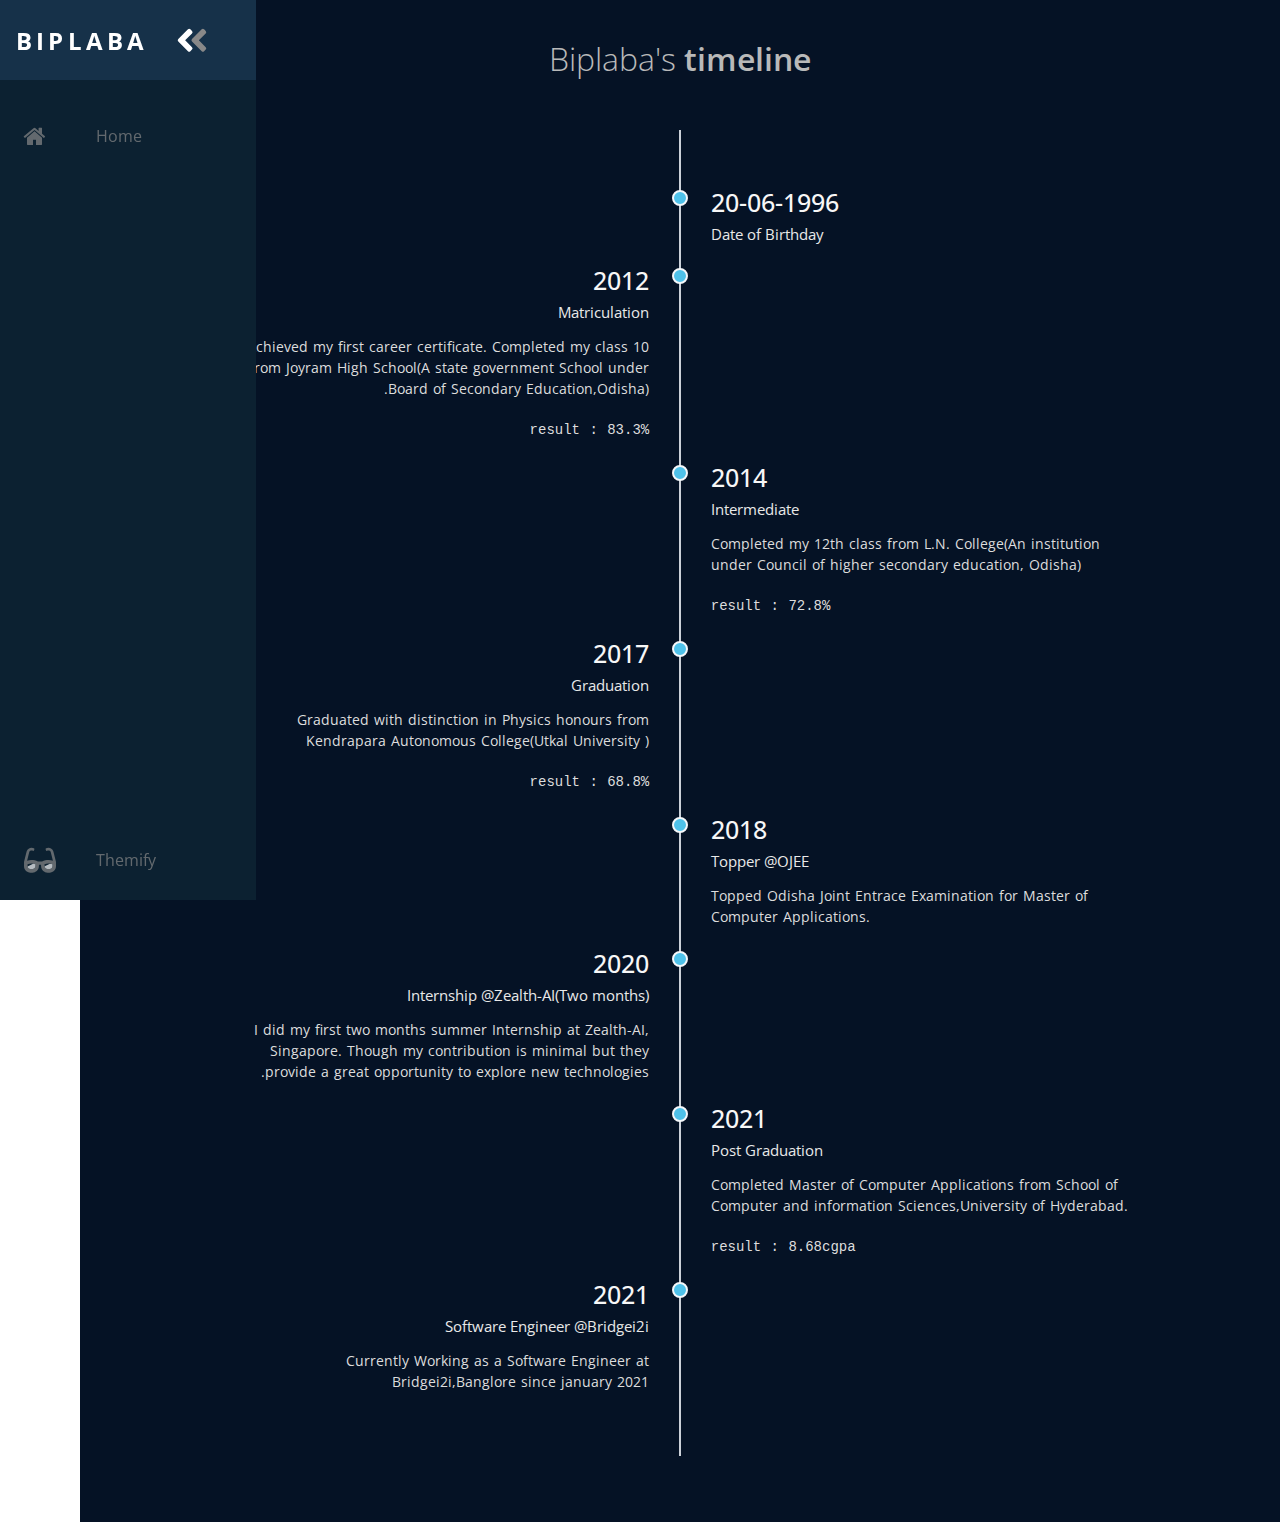
<file: timeline.html>
<html>

<head>
    <meta name="viewport" content="width=device-width, initial-scale=1.0" />
    <script defer src="theme.js"></script>
    <link rel="stylesheet" href="style.css" />
    <link rel="stylesheet" type="text/css" href="timeline.css" />
    <link rel="stylesheet" href="https://cdnjs.cloudflare.com/ajax/libs/font-awesome/4.7.0/css/font-awesome.min.css" />
    <script src="https://ajax.googleapis.com/ajax/libs/jquery/1.10.2/jquery.min.js"></script>
    <script src="https://code.highcharts.com/highcharts.js"></script>
    <script src="https://code.highcharts.com/highcharts-more.js"></script>
    <link href="https://fonts.googleapis.com/css2?family=Open+Sans:wght@300&display=swap" rel="stylesheet" />
    <title>Biplaba Samantray</title>
</head>

<body>
    <nav class="navbar">
        <ul class="navbar-nav">
            <li class="logo">
                <a href="index.html" class="nav-link">
                    <span class="link-text logo-text">Biplaba</span>
                    <svg aria-hidden="true" focusable="false" data-prefix="fad" data-icon="angle-double-right" role="img" xmlns="http://www.w3.org/2000/svg" viewBox="0 0 448 512" class="svg-inline--fa fa-angle-double-right fa-w-14 fa-5x">
              <g class="fa-group">
                <path
                  fill="currentColor"
                  d="M224 273L88.37 409a23.78 23.78 0 0 1-33.8 0L32 386.36a23.94 23.94 0 0 1 0-33.89l96.13-96.37L32 159.73a23.94 23.94 0 0 1 0-33.89l22.44-22.79a23.78 23.78 0 0 1 33.8 0L223.88 239a23.94 23.94 0 0 1 .1 34z"
                  class="fa-secondary"
                ></path>
                <path
                  fill="currentColor"
                  d="M415.89 273L280.34 409a23.77 23.77 0 0 1-33.79 0L224 386.26a23.94 23.94 0 0 1 0-33.89L320.11 256l-96-96.47a23.94 23.94 0 0 1 0-33.89l22.52-22.59a23.77 23.77 0 0 1 33.79 0L416 239a24 24 0 0 1-.11 34z"
                  class="fa-primary"
                ></path>
              </g>
            </svg>
                </a>
            </li>

            <li class="nav-item">
                <a href="./index.html" class="nav-link">
                    <i class="fa fa-home theme-icon" id="lightIcon" style="font-size: 24px"></i>
                    <span class="link-text">Home</span>
                </a>
            </li>

            <li class="nav-item" id="themeButton">
                <a href="#" class="nav-link">
                    <svg class="theme-icon" id="lightIcon" aria-hidden="true" focusable="false" data-prefix="fad" data-icon="moon-stars" role="img" xmlns="http://www.w3.org/2000/svg" viewBox="0 0 512 512" class="svg-inline--fa fa-moon-stars fa-w-16 fa-7x">
              <g class="fa-group">
                <path
                  fill="currentColor"
                  d="M320 32L304 0l-16 32-32 16 32 16 16 32 16-32 32-16zm138.7 149.3L432 128l-26.7 53.3L352 208l53.3 26.7L432 288l26.7-53.3L512 208z"
                  class="fa-secondary"
                ></path>
                <path
                  fill="currentColor"
                  d="M332.2 426.4c8.1-1.6 13.9 8 8.6 14.5a191.18 191.18 0 0 1-149 71.1C85.8 512 0 426 0 320c0-120 108.7-210.6 227-188.8 8.2 1.6 10.1 12.6 2.8 16.7a150.3 150.3 0 0 0-76.1 130.8c0 94 85.4 165.4 178.5 147.7z"
                  class="fa-primary"
                ></path>
              </g>
            </svg>
                    <svg class="theme-icon" id="solarIcon" aria-hidden="true" focusable="false" data-prefix="fad" data-icon="sun" role="img" xmlns="http://www.w3.org/2000/svg" viewBox="0 0 512 512" class="svg-inline--fa fa-sun fa-w-16 fa-7x">
              <g class="fa-group">
                <path
                  fill="currentColor"
                  d="M502.42 240.5l-94.7-47.3 33.5-100.4c4.5-13.6-8.4-26.5-21.9-21.9l-100.4 33.5-47.41-94.8a17.31 17.31 0 0 0-31 0l-47.3 94.7L92.7 70.8c-13.6-4.5-26.5 8.4-21.9 21.9l33.5 100.4-94.7 47.4a17.31 17.31 0 0 0 0 31l94.7 47.3-33.5 100.5c-4.5 13.6 8.4 26.5 21.9 21.9l100.41-33.5 47.3 94.7a17.31 17.31 0 0 0 31 0l47.31-94.7 100.4 33.5c13.6 4.5 26.5-8.4 21.9-21.9l-33.5-100.4 94.7-47.3a17.33 17.33 0 0 0 .2-31.1zm-155.9 106c-49.91 49.9-131.11 49.9-181 0a128.13 128.13 0 0 1 0-181c49.9-49.9 131.1-49.9 181 0a128.13 128.13 0 0 1 0 181z"
                  class="fa-secondary"
                ></path>
                <path
                  fill="currentColor"
                  d="M352 256a96 96 0 1 1-96-96 96.15 96.15 0 0 1 96 96z"
                  class="fa-primary"
                ></path>
              </g>
            </svg>
                    <svg class="theme-icon" id="darkIcon" aria-hidden="true" focusable="false" data-prefix="fad" data-icon="sunglasses" role="img" xmlns="http://www.w3.org/2000/svg" viewBox="0 0 576 512" class="svg-inline--fa fa-sunglasses fa-w-18 fa-7x">
              <g class="fa-group">
                <path
                  fill="currentColor"
                  d="M574.09 280.38L528.75 98.66a87.94 87.94 0 0 0-113.19-62.14l-15.25 5.08a16 16 0 0 0-10.12 20.25L395.25 77a16 16 0 0 0 20.22 10.13l13.19-4.39c10.87-3.63 23-3.57 33.15 1.73a39.59 39.59 0 0 1 20.38 25.81l38.47 153.83a276.7 276.7 0 0 0-81.22-12.47c-34.75 0-74 7-114.85 26.75h-73.18c-40.85-19.75-80.07-26.75-114.85-26.75a276.75 276.75 0 0 0-81.22 12.45l38.47-153.8a39.61 39.61 0 0 1 20.38-25.82c10.15-5.29 22.28-5.34 33.15-1.73l13.16 4.39A16 16 0 0 0 180.75 77l5.06-15.19a16 16 0 0 0-10.12-20.21l-15.25-5.08A87.95 87.95 0 0 0 47.25 98.65L1.91 280.38A75.35 75.35 0 0 0 0 295.86v70.25C0 429 51.59 480 115.19 480h37.12c60.28 0 110.38-45.94 114.88-105.37l2.93-38.63h35.76l2.93 38.63c4.5 59.43 54.6 105.37 114.88 105.37h37.12C524.41 480 576 429 576 366.13v-70.25a62.67 62.67 0 0 0-1.91-15.5zM203.38 369.8c-2 25.9-24.41 46.2-51.07 46.2h-37.12C87 416 64 393.63 64 366.11v-37.55a217.35 217.35 0 0 1 72.59-12.9 196.51 196.51 0 0 1 69.91 12.9zM512 366.13c0 27.5-23 49.87-51.19 49.87h-37.12c-26.69 0-49.1-20.3-51.07-46.2l-3.12-41.24a196.55 196.55 0 0 1 69.94-12.9A217.41 217.41 0 0 1 512 328.58z"
                  class="fa-secondary"
                ></path>
                <path
                  fill="currentColor"
                  d="M64.19 367.9c0-.61-.19-1.18-.19-1.8 0 27.53 23 49.9 51.19 49.9h37.12c26.66 0 49.1-20.3 51.07-46.2l3.12-41.24c-14-5.29-28.31-8.38-42.78-10.42zm404-50l-95.83 47.91.3 4c2 25.9 24.38 46.2 51.07 46.2h37.12C489 416 512 393.63 512 366.13v-37.55a227.76 227.76 0 0 0-43.85-10.66z"
                  class="fa-primary"
                ></path>
              </g>
            </svg>
                    <span class="link-text">Themify</span>
                </a>
            </li>
        </ul>
    </nav>

    <main class="header">
        <h1>Biplaba's <span>timeline</span></h1>
        <div class="container">
            <div class="timeline-block timeline-block-right">
                <div class="marker"></div>
                <div class="timeline-content">
                    <h3>20-06-1996</h3>
                    <span>Date of Birthday</span>
                    <p></p>
                </div>
            </div>

            <div class="timeline-block timeline-block-left">
                <div class="marker"></div>
                <div class="timeline-content">
                    <h3>2012</h3>
                    <span>Matriculation</span>
                    <p>
                        Achieved my first career certificate. Completed my class 10 from Joyram High School(A state government School under Board of Secondary Education,Odisha).
                        <br /><br />
                        <kbd>result : 83.3%</kbd>
                    </p>
                </div>
            </div>

            <div class="timeline-block timeline-block-right">
                <div class="marker"></div>
                <div class="timeline-content">
                    <h3>2014</h3>
                    <span>Intermediate</span>
                    <p>
                        Completed my 12th class from L.N. College(An institution under Council of higher secondary education, Odisha)
                        <br /><br /><kbd>result : 72.8%</kbd>
                    </p>
                </div>
            </div>

            <div class="timeline-block timeline-block-left">
                <div class="marker"></div>
                <div class="timeline-content">
                    <h3>2017</h3>
                    <span>Graduation</span>
                    <p>
                        Graduated with distinction in Physics honours from Kendrapara Autonomous College(Utkal University )
                        <br /><br /><kbd>result : 68.8%</kbd>
                    </p>
                </div>
            </div>

            <div class="timeline-block timeline-block-right">
                <div class="marker"></div>
                <div class="timeline-content">
                    <h3>2018</h3>
                    <span>Topper @OJEE</span>
                    <p>
                        Topped Odisha Joint Entrace Examination for Master of Computer Applications.
                    </p>
                </div>
            </div>
            <div class="timeline-block timeline-block-left">
                <div class="marker"></div>
                <div class="timeline-content">
                    <h3>2020</h3>
                    <span>Internship @Zealth-AI(Two months)</span>
                    <p>
                        I did my first two months summer Internship at Zealth-AI, Singapore. Though my contribution is minimal but they provide a great opportunity to explore new technologies.
                    </p>
                </div>
            </div>
            <div class="timeline-block timeline-block-right">
                <div class="marker"></div>
                <div class="timeline-content">
                    <h3>2021</h3>
                    <span>Post Graduation</span>
                    <p>
                        Completed Master of Computer Applications from School of Computer and information Sciences,University of Hyderabad.
                        <br /><br /><kbd>result : 8.68cgpa</kbd>
                    </p>
                </div>
            </div>
            <div class="timeline-block timeline-block-left">
                <div class="marker"></div>
                <div class="timeline-content">
                    <h3>2021</h3>
                    <span>Software Engineer @Bridgei2i</span>
                    <p>
                        Currently Working as a Software Engineer at Bridgei2i,Banglore since january 2021
                    </p>
                </div>
            </div>
        </div>
    </main>
</body>

</html>
</file>
<file: style.css>
:root {
    font-size: 16px;
    --text-primary: #888888;
    --text-secondary: #ffffff;
    --bg-primary: #0a192f;
    --bg-secondary: #0a192f;
    --transition-speed: 600ms;
}

body {
    background-color: white;
    margin: 0;
    padding: 0;
    font-family: "Open Sans", sans-serif;
}

body::-webkit-scrollbar {
    width: 0.25rem;
}

body::-webkit-scrollbar-track {
    background: #1e1e24;
}

body::-webkit-scrollbar-thumb {
    background: #6649b8;
}

main {
    margin-left: 5rem;
    padding: 1rem;
    background-position: center;
    background: #051225;
}

.navbar {
    position: fixed;
    background-color: var(--bg-primary);
    transition: width 600ms ease;
    z-index: 1;
}

.navbar-nav {
    list-style: none;
    padding: 0;
    margin: 0;
    display: flex;
    flex-direction: column;
    align-items: center;
    height: 100%;
    position: relative;
}

.nav-item {
    width: 100%;
}

.nav-item:last-child {
    margin-top: auto;
}

.nav-link {
    display: flex;
    align-items: center;
    height: 5rem;
    color: var(--text-primary);
    text-decoration: none;
    filter: grayscale(100%) opacity(0.7);
    transition: var(--transition-speed);
}

.nav-link:hover {
    filter: grayscale(0%) opacity(1);
    background: var(--bg-secondary);
    color: var(--text-secondary);
}

.nav-link:hover .link-text,
.nav-link:hover i {
    color: var(--text-secondary);
}

.link-text {
    display: none;
    margin-left: 1rem;
    color: var(--text-primary);
}

.nav-link svg,
.nav-link i {
    width: 2rem;
    min-width: 2rem;
    margin: 0 1.5rem;
    color: var(--text-primary);
}

.fa-primary {
    color: var(--text-secondary);
}

.fa-secondary {
    color: var(--text-primary);
}

.fa-primary,
.fa-secondary {
    transition: var(--transition-speed);
}

.logo {
    font-weight: bold;
    text-transform: uppercase;
    margin-bottom: 1rem;
    text-align: center;
    color: var(--text-secondary);
    background: var(--bg-secondary);
    font-size: 1.5rem;
    letter-spacing: 0.3ch;
    width: 100%;
}

.logo svg {
    transform: rotate(0deg);
    transition: var(--transition-speed);
}

.logo-text {
    display: inline;
    position: absolute;
    left: -999px;
    transition: var(--transition-speed);
}

.navbar:hover .logo svg {
    transform: rotate(-180deg);
}


/* Small screens */

@media only screen and (max-width: 600px) {
    .navbar {
        bottom: 0;
        width: 100vw;
        height: 5rem;
    }
    .logo {
        display: none;
    }
    .navbar-nav {
        flex-direction: row;
    }
    .nav-link {
        justify-content: center;
    }
    main {
        margin: 0;
    }
}


/* Large screens */

@media only screen and (min-width: 600px) {
    .navbar {
        top: 0;
        width: 5rem;
        height: 100vh;
    }
    .navbar:hover {
        width: 16rem;
    }
    .navbar:hover .link-text {
        display: inline;
    }
    .navbar:hover .logo svg {
        margin-left: 11rem;
    }
    .navbar:hover .logo-text {
        left: 0px;
    }
}

.dark {
    --text-primary: #888888;
    --text-secondary: #ffffff;
    --bg-primary: #0c2131;
    --bg-secondary: #163149;
}

.light {
    --text-primary: #1f1f1f;
    --text-secondary: #000000;
    --bg-primary: #ffffff;
    --bg-secondary: #e4e4e4;
}

.solar {
    --text-primary: #576e75;
    --text-secondary: #35535c;
    --bg-primary: #fdf6e3;
    --bg-secondary: #f5e5b8;
}

.theme-icon {
    display: none;
}

.dark #darkIcon {
    display: block;
}

.light #lightIcon {
    display: block;
}

.solar #solarIcon {
    display: block;
}

header {
    background: url("images/bg.png") no-repeat -10% -10% fixed;
    /* background: #e9ecef; */
    background-position: center;
    background-size: cover;
    width: 100%;
    height: 100vh;
    text-align: center;
}

.biplaba-intro-heading p.gratitude {
    padding-top: 7%;
    color: rgb(11, 77, 49);
    font-size: 1.2rem;
}

.biplaba-intro-heading p.biplaba-name {
    font-weight: bold;
    text-transform: uppercase;
    color: #0c2131;
    font-size: 1.9rem;
    letter-spacing: 5px;
}

.output {
    text-align: center;
    color: #083b83;
    width: 90%;
    margin: auto;
    letter-spacing: 2px;
    padding-top: 20px;
}

h2.cursor {
    letter-spacing: 2px;
    color: #0b4368;
}

h2.my-desc {
    letter-spacing: 2px;
    color: #0b4368;
    font-weight: normal;
    font-size: 1.3rem;
}

p.cursor::after {
    content: "";
    display: inline-block;
    margin-left: 5px;
    background-color: #a3a3a3;
    animation-name: blink;
    animation-duration: 0.5s;
    animation-iteration-count: infinite;
}

h2.cursor::after {
    height: 24px;
    width: 5px;
}

p.cursor::after {
    height: 13px;
    width: 2px;
}

img.bips_logo {
    /* padding: 10px; */
    border-radius: 50%;
    border: 1px solid #0c2131;
    height: 150px;
    width: 150px;
    animation: mymove 5s infinite;
    box-shadow: 1px 1px 2px #0c2131, 0 0 25px #0c2131, 0 0 5px #0c2131;
}

.header .span {
    margin-bottom: 15px !important;
    font-size: 16px !important;
    display: inline-block !important;
}

.underline-opening:after,
.underline-opening:before {
    position: absolute;
    z-index: -1;
}

.underline-opening:after {
    content: "";
    width: 3px;
    height: 3px;
    bottom: 0;
    left: 0;
    right: 0;
    margin: 0 auto;
}

.underline-opening:focus:after,
.underline-opening:hover:after {
    width: 100%;
    height: 3px;
}

.underline-opening:before {
    content: "";
    width: 3px;
    height: 3px;
    bottom: 0;
    right: 0;
    left: 0;
    margin: 0 auto;
}

.underline-opening:focus:before,
.underline-opening:hover:before {
    width: 100%;
    height: 3px;
}

@media screen and (max-width: 820px) {
    .biplaba-intro-heading p.gratitude {
        padding-top: 15%;
        color: rgb(11, 77, 49);
        font-size: 1.2rem;
    }
    .biplaba-intro-heading p.biplaba-name {
        font-weight: bold;
        text-transform: uppercase;
        color: #0c2131;
        font-size: 2.5rem;
        letter-spacing: 5px;
    }
}

@keyframes mymove {
    25% {
        border-color: #0c2131;
    }
    50% {
        border-color: #122f46;
    }
    75% {
        border-color: #173d5a;
    }
}

@keyframes blink {
    0% {
        opacity: 1;
    }
    49% {
        opacity: 1;
    }
    50% {
        opacity: 0;
    }
    100% {
        opacity: 0;
    }
}

.about-section {
    margin-top: 10%;
    justify-content: center;
}

.about {
    margin: auto;
    text-align: center;
    width: 90%;
    padding: 10px;
}

.about h1 {
    color: #af8404;
    text-transform: uppercase;
    font-size: 2.1rem;
    font-weight: bold;
}

.about hr {
    margin-top: -2%;
    width: 50%;
    border-top: 5px solid #af8404;
}

p.about-description {
    color: #b6b6b6;
    font-size: 1.2rem;
    letter-spacing: 1px;
    line-height: 30px;
}

.project-section {
    background: url("images/project.jpg") no-repeat 50% 50% fixed;
    margin-top: 12%;
    padding-top: 3%;
}

.project-heading h1 {
    text-align: center;
    text-transform: uppercase;
    color: #b6b6b6;
    padding-top: 10px;
    padding-bottom: 10px;
}

.project {
    display: flex;
    flex-direction: row;
    flex-wrap: wrap;
    justify-content: center;
    margin: auto;
    padding: auto;
}

@keyframes draw-left {
    0% {
        opacity: 0;
        width: 0px;
        left: 75%;
    }
    50% {
        opacity: 1;
        left: 25%;
        width: 200px;
    }
    100% {
        opacity: 0;
        width: 0px;
        left: 25%;
    }
}

@keyframes draw-right {
    0% {
        opacity: 0;
        width: 0px;
    }
    50% {
        opacity: 1;
        width: 200px;
    }
    100% {
        opacity: 0;
        width: 0px;
    }
}

@keyframes fadein {
    0% {
        opacity: 0;
    }
    100% {
        opacity: 1;
    }
}

@media screen and (max-width: 820px) {
    .project {
        display: flex;
        justify-content: center;
        flex-direction: column;
        align-items: center;
    }
}


/* contact section */

.footer {
    background: #102a3f;
}

.contact-section {
    margin-top: 15%;
    text-align: center;
}

.inner-contact-section {
    width: 80%;
    margin: auto;
}

.contact-section hr {
    margin-top: -2%;
    width: 50%;
    border-top: 5px solid #ffffff;
}

.contact-heading {
    text-align: center;
    text-transform: uppercase;
    color: #ffffff;
    padding-top: 10px;
}

.contact-description p {
    color: #b6b6b6;
    letter-spacing: 1px;
}

.contact-description p a {
    text-decoration: none;
    color: #b6b6b6;
}

.social {
    display: flex;
    align-items: center;
    justify-content: center;
}

.social div {
    display: flex;
    list-style-type: none;
}

.social div a i.fb {
    color: rgb(121, 121, 121);
}

.social div a i.fb:hover {
    color: #5183e6;
}

.social div a i.git {
    color: rgb(121, 121, 121);
}

.social div a i.git:hover {
    color: #9266d4;
}

.social div a i.in {
    color: rgb(121, 121, 121);
}

.social div a i.in:hover {
    color: #1797d3;
}

.social div a i.insta {
    color: rgb(121, 121, 121);
}

.social div a i.insta:hover {
    color: #db33a6;
}

.social div a i.mail {
    color: rgb(121, 121, 121);
}

.social div a i.mail:hover {
    color: #fa4939;
}

.social div a i.whatsapp {
    color: rgb(121, 121, 121);
}

.social div a i.whatsapp:hover {
    color: #25d366;
}

.social a {
    position: relative;
    display: flex;
    align-items: center;
    justify-content: center;
    width: 60px;
    height: 60px;
    border-radius: 50%;
    font-size: 30px;
    text-decoration: none;
    transition: cubic-bezier(0.95, 0.32, 0.37, 0.1 0.31);
}

@media screen and (max-width: 820px) {
    .social {
        padding-bottom: 30%;
    }
}
</file>
<file: timeline.css>
* {
    -webkit-box-sizing: border-box;
    -moz-box-sizing: border-box;
    box-sizing: border-box;
    outline: none;
}

h1 {
    text-align: center;
    font-weight: 300;
    color: rgb(185, 185, 185);
}

h1 span {
    font-weight: 600;
}

.container {
    width: 80%;
    padding: 50px 0;
    margin: 50px auto;
    position: relative;
    overflow: hidden;
}

.container:before {
    content: "";
    position: absolute;
    top: 0;
    left: 50%;
    margin-left: -1px;
    width: 2px;
    height: 100%;
    background: #ccd1d9;
    z-index: 1;
}

.timeline-block {
    width: -webkit-calc(50% + 8px);
    width: -moz-calc(50% + 8px);
    width: calc(50% + 8px);
    display: -webkit-box;
    display: -webkit-flex;
    display: -moz-box;
    display: flex;
    -webkit-box-pack: justify;
    -webkit-justify-content: space-between;
    -moz-box-pack: justify;
    justify-content: space-between;
    clear: both;
}

.timeline-block-right {
    float: right;
}

.timeline-block-left {
    float: left;
    direction: rtl;
}

.marker {
    width: 16px;
    height: 16px;
    border-radius: 50%;
    border: 2px solid #f5f7fa;
    background: #4fc1e9;
    margin-top: 10px;
    z-index: 9999;
}

.timeline-content {
    width: 95%;
    padding: 0 15px;
    color: rgb(247, 247, 247);
}

.timeline-content h3 {
    margin-top: 5px;
    margin-bottom: 5px;
    font-size: 25px;
    font-weight: 500;
}

.timeline-content span {
    font-size: 15px;
    color: #e9e9e9;
}

.timeline-content p {
    font-size: 14px;
    line-height: 1.5em;
    word-spacing: 1px;
    color: rgb(221, 221, 221);
}

@media screen and (max-width: 768px) {
    /* .container {
        z-index: +1;
    } */
    .navbar {
        z-index: +10000;
    }
    .container:before {
        left: 8px;
        width: 2px;
    }
    .timeline-block {
        width: 100%;
        margin-bottom: 30px;
    }
    .timeline-block-right {
        float: none;
    }
    .timeline-block-left {
        float: none;
        direction: ltr;
    }
}
</file>
